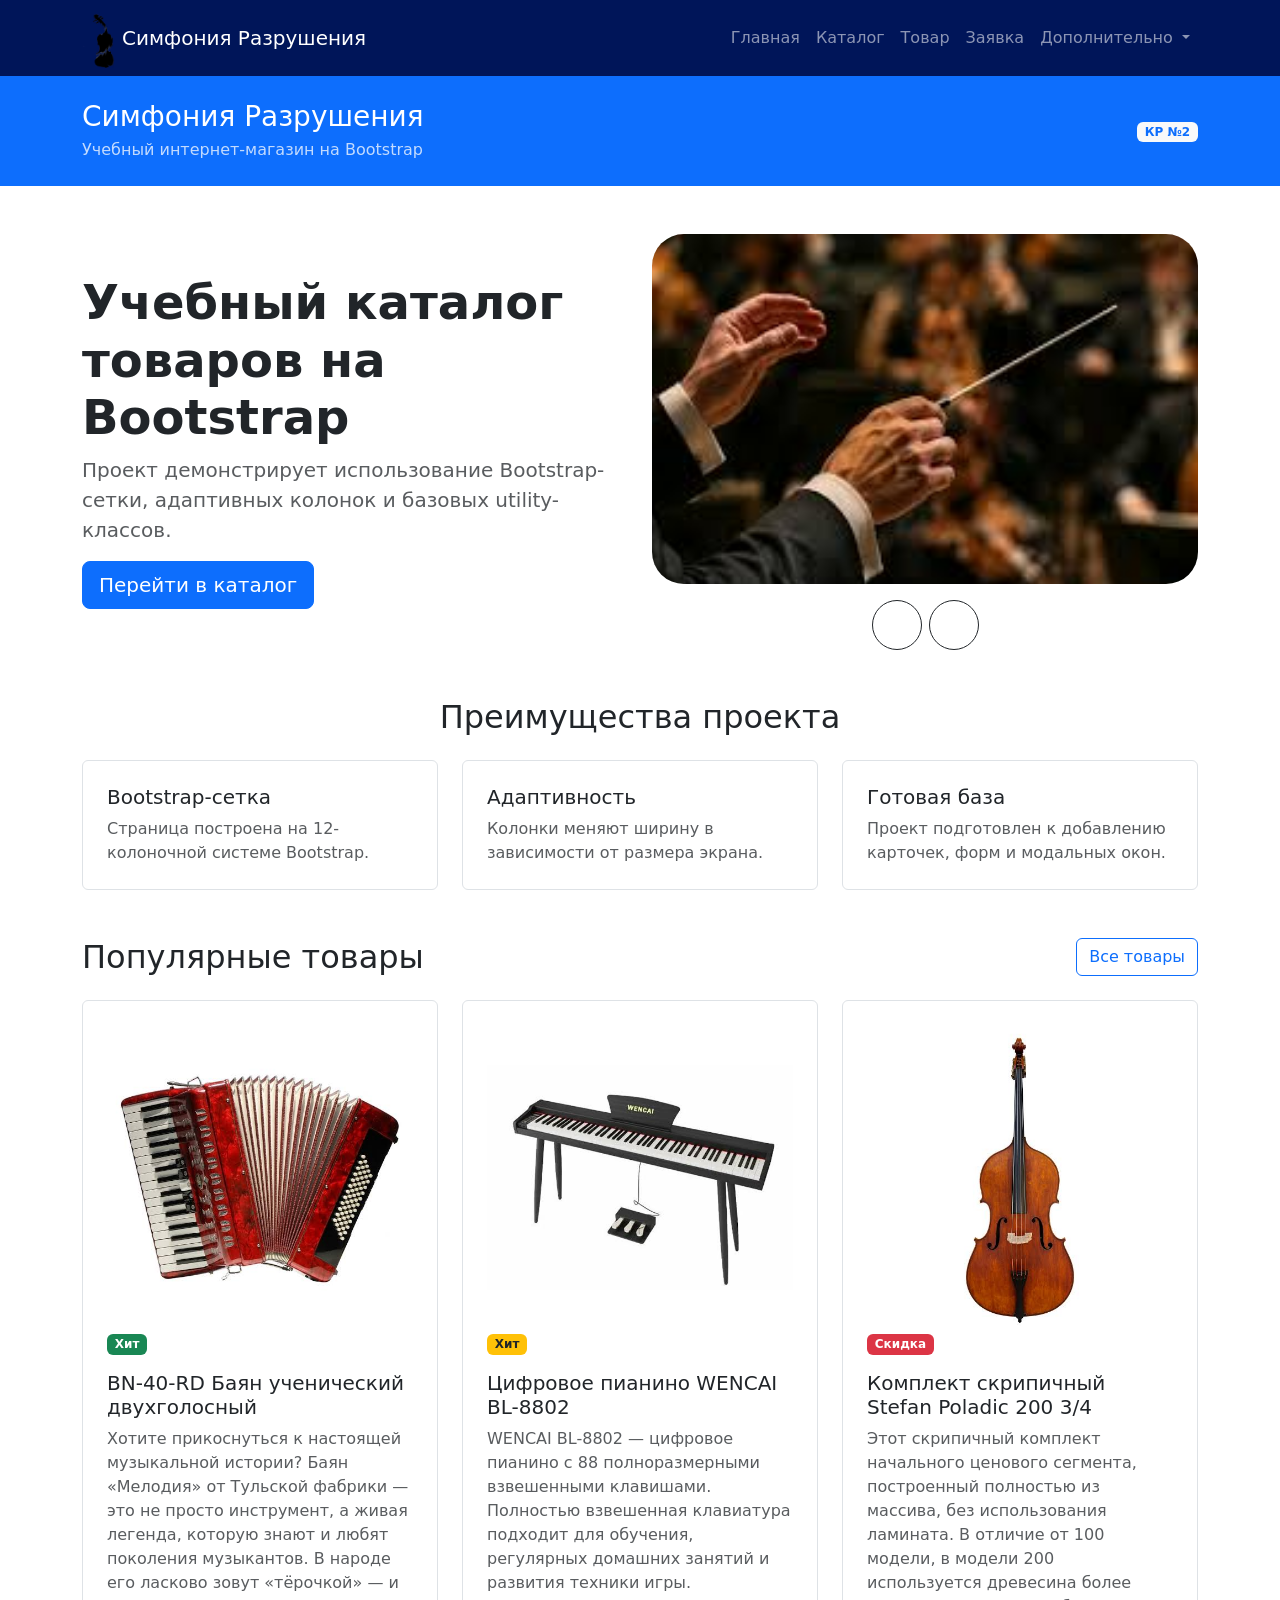
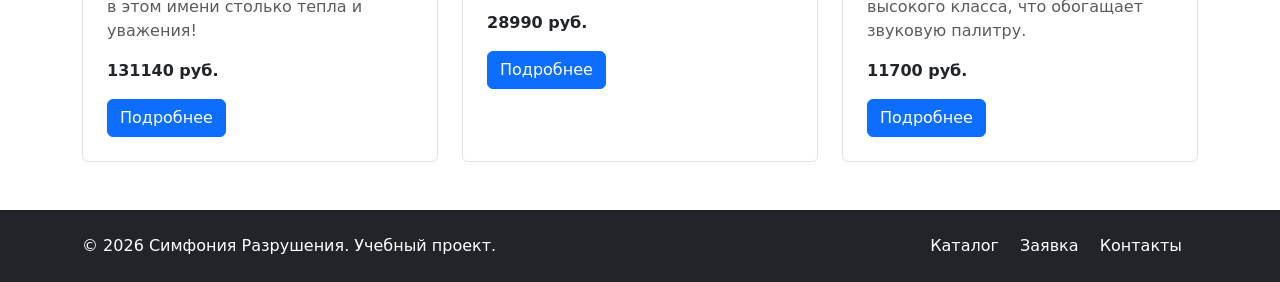
<file: index.html>
<!DOCTYPE html>
<html lang="ru">
<head>
    <meta charset="UTF-8">
    <meta name="viewport" content="width=device-width, initial-scale=1.0">
    <title>Главная — Симфония Разрушения</title>

    <link
        href="https://cdn.jsdelivr.net/npm/bootstrap@5.3.3/dist/css/bootstrap.min.css"
        rel="stylesheet"
    >
    <link rel="stylesheet" href="css/custom.css">
    
    <script type="module" src="js/main.js" defer></script>
</head>
<body>
    <nav class="navbar navbar-expand-lg navbar-dark" id="topPanelNavBar"></nav>
    <header class="bg-primary text-white py-4">
    
    <div class="container">
        <div class="row align-items-center">
        <div class="col-12 col-md-8">
            <h1 class="h3 mb-1">Симфония Разрушения</h1>
            <p class="mb-0 opacity-75">
            Учебный интернет-магазин на Bootstrap
            </p>
        </div>

        <div class="col-12 col-md-4 text-md-end mt-3 mt-md-0">
            <span class="badge bg-light text-primary">
            КР №2
            </span>
        </div>
        </div>
    </div>
    


    </header>
    <main>
    <section class="container my-5">
        <div class="row align-items-center g-4">
        <div class="col-12 col-lg-6">
            <h2 class="display-5 fw-bold">
            Учебный каталог товаров на Bootstrap
            </h2>
            <p class="lead text-muted">
            Проект демонстрирует использование Bootstrap-сетки,
            адаптивных колонок и базовых utility-классов.
            </p>
            <a class="btn btn-primary btn-lg" href="catalog.html">
            Перейти в каталог
            </a>
        </div>
        <div class="col-12 col-lg-6">
  <div id="carouselStacked" class="carousel slide">
    
    <!-- Обертка для картинок с фиксированной высотой -->
    <div class="carousel-inner rounded-5 custom-carousel-height">
      <div class="carousel-item active">
        <img src="./images/дирижёр.jpg" class="d-block w-100" alt="скрипка">
      </div>
      <div class="carousel-item">
        <img src="./images/симфония.jpg" class="d-block w-100" alt="синтезатор">
      </div>
      <div class="carousel-item">
        <img src="./images/симфонияРазрушения2.jpg" class="d-block w-100" alt="баян">
      </div>
    </div>
    
    <!-- Блок управления под каруселью -->
    <div class="d-flex justify-content-center align-items-center mt-3">
      <div class="btn-group gap-2">
        <button class="btn btn-outline-dark btn-sm rounded-circle d-flex align-items-center justify-content-center p-2" 
                type="button" data-bs-target="#carouselStacked" data-bs-slide="prev">
          <span class="carousel-control-prev-icon custom-carousel-icon" aria-hidden="true"></span>
          <span class="visually-hidden">Previous</span>
        </button>
        <button class="btn btn-outline-dark btn-sm rounded-circle d-flex align-items-center justify-content-center p-2" 
                type="button" data-bs-target="#carouselStacked" data-bs-slide="next">
          <span class="carousel-control-next-icon custom-carousel-icon" aria-hidden="true"></span>
          <span class="visually-hidden">Next</span>
        </button>
      </div>
    </div>

  </div>
</div>
        </div>
    </section>

    <section class="container my-5">
    <h2 class="text-center mb-4">Преимущества проекта</h2>

    <div class="row g-4">
        <div class="col-12 col-md-4">
        <div class="p-4 border rounded h-100 bg-white">
            <h3 class="h5">Bootstrap-сетка</h3>
            <p class="mb-0 text-muted">
            Страница построена на 12-колоночной системе Bootstrap.
            </p>
        </div>
        </div>

        <div class="col-12 col-md-4">
        <div class="p-4 border rounded h-100 bg-white">
            <h3 class="h5">Адаптивность</h3>
            <p class="mb-0 text-muted">
            Колонки меняют ширину в зависимости от размера экрана.
            </p>
        </div>
        </div>

        <div class="col-12 col-md-4">
        <div class="p-4 border rounded h-100 bg-white">
            <h3 class="h5">Готовая база</h3>
            <p class="mb-0 text-muted">
            Проект подготовлен к добавлению карточек, форм и модальных окон.
            </p>
        </div>
        </div>
    </div>
    </section>
    
    <section class="container my-5">
    <div class="d-flex justify-content-between align-items-center mb-4">
        <h2 class="mb-0">Популярные товары</h2>
        <a class="btn btn-outline-primary" href="catalog.html">
        Все товары
        </a>
    </div>

    <div class="row g-4">
        <div class="col-12 col-md-6 col-lg-4">
        <div class="border rounded h-100 p-4">
            <img src="./images/Баян.jpg" width="100%">
            <span class="badge bg-success mb-3">Хит</span>
            <h3 class="h5">BN-40-RD Баян ученический двухголосный</h3>
            <p class="text-muted">
            Хотите прикоснуться к настоящей музыкальной истории? Баян «Мелодия» от Тульской фабрики — это не просто инструмент, а живая легенда, которую знают и любят поколения музыкантов. В народе его ласково зовут «тёрочкой» — и в этом имени столько тепла и уважения!
            </p>
            <p class="fw-bold mb-3">131140 руб.</p>
            <a class="btn btn-primary" href="product.html">
            Подробнее
            </a>
        </div>
        </div>

        <div class="col-12 col-md-6 col-lg-4">
        <div class="border rounded h-100 p-4">
            <img src="./images/Синтезатор.jpg" width="100%">
            <span class="badge bg-warning text-dark mb-3">Хит</span>
            <h3 class="h5">Цифровое пианино WENCAI BL-8802</h3>
            <p class="text-muted">
            WENCAI BL-8802 — цифровое пианино с 88 полноразмерными взвешенными клавишами. Полностью взвешенная клавиатура подходит для обучения, регулярных домашних занятий и развития техники игры.

            </p>
            <p class="fw-bold mb-3">28990 руб.</p>
            <a class="btn btn-primary" href="product.html">
            Подробнее
            </a>
        </div>
        </div>

        <div class="col-12 col-md-6 col-lg-4">
        <div class="border rounded h-100 p-4">
            <img src="./images/Скрипка.jpg" width="100%">
            <span class="badge bg-danger mb-3">Скидка</span>
            <h3 class="h5">Комплект скрипичный Stefan Poladic 200 3/4</h3>
            <p class="text-muted">
            Этот скрипичный комплект начального ценового сегмента, построенный полностью из массива, без использования ламината. В отличие от 100 модели, в модели 200 используется древесина более высокого класса, что обогащает звуковую палитру.
            </p>
            <p class="fw-bold mb-3">11700 руб.</p>
            <a class="btn btn-primary" href="product.html">
            Подробнее
            </a>
        </div>
        </div>
    </div>
    </section>

    </main>
    <footer class="bg-dark text-white py-4 mt-5" id="footer"></footer>

    <script
        src="https://cdn.jsdelivr.net/npm/bootstrap@5.3.3/dist/js/bootstrap.bundle.min.js">
    </script>
</body>
</html>
</file>
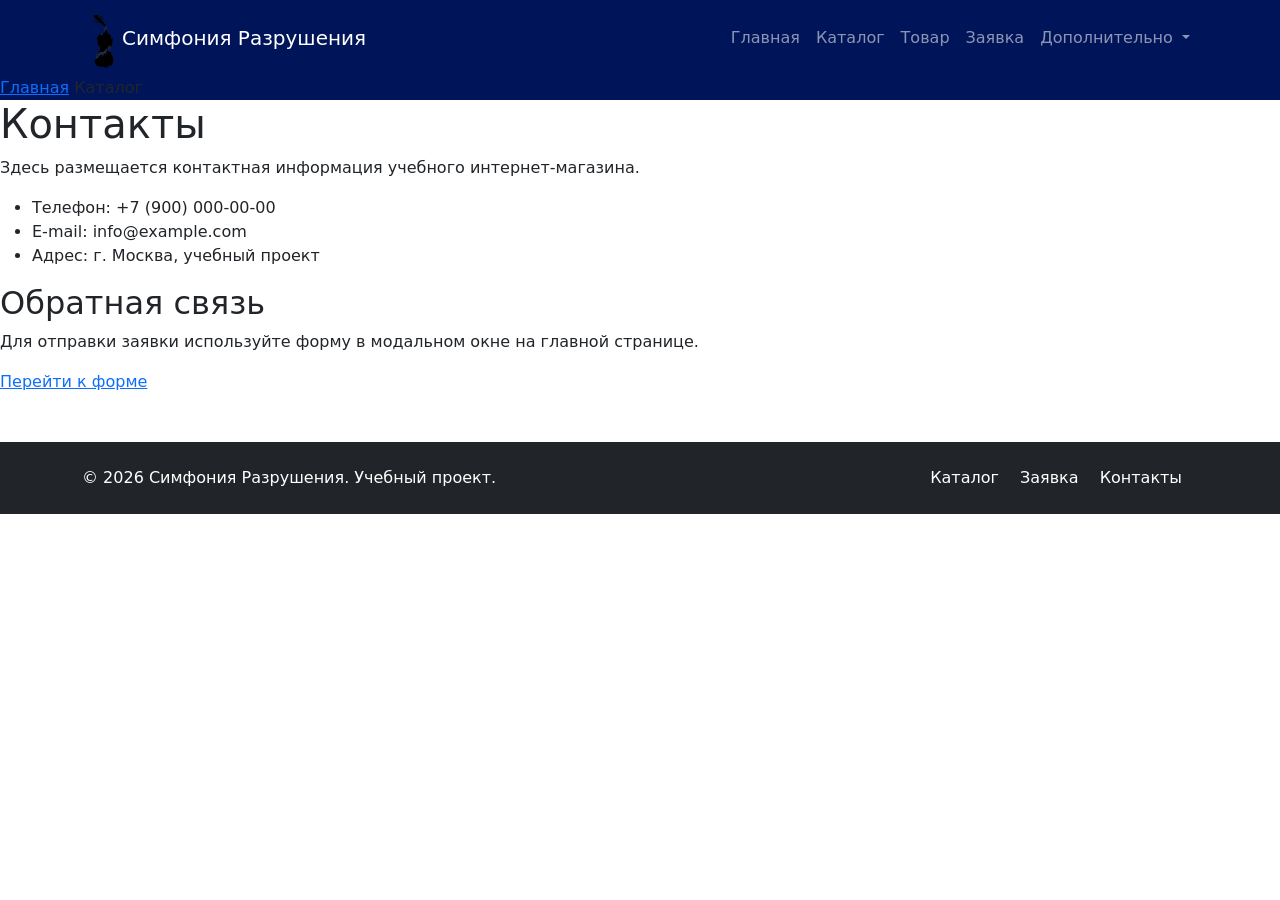
<file: contacts.html>
<!DOCTYPE html>
<html lang="ru">
<head>
    <meta charset="UTF-8">
    <meta name="viewport" content="width=device-width, initial-scale=1.0">
    <meta name="description" content="Контактная информация учебного интернет-магазина.">
    <meta property="og:type" content="website">
    <meta property="og:title" content="Учебный интернет-магазин">
    <meta property="og:description" content="Учебный frontend-проект интернет-магазина.">
    <meta property="og:image" content="https://username.github.io/kr1-html-css-shop/images/preview.jpg">

    <title>Контакты — Учебный интернет-магазин</title>
    <!-- <link rel="stylesheet" href="css/style.css"> -->
    <link
      href="https://cdn.jsdelivr.net/npm/bootstrap@5.3.8/dist/css/bootstrap.min.css"
      rel="stylesheet"
    >
    <link rel="stylesheet" href="css/custom.css">
    <script type="module" src="js/main.js" defer></script>
</head>
<body>
  <header>
    <nav class="navbar navbar-expand-lg navbar-dark" id="topPanelNavBar"></nav>
  </header>


  <main>
    <nav class="breadcrumbs" aria-label="Хлебные крошки">
      <a class="breadcrumbs__link" href="index.html">Главная</a>
      <span class="breadcrumbs__current">Каталог</span>
    </nav>


    <section class="section">
      <h1>Контакты</h1>
      <p>
        Здесь размещается контактная информация учебного интернет-магазина.
      </p>

      <ul>
        <li>Телефон: +7 (900) 000-00-00</li>
        <li>E-mail: info@example.com</li>
        <li>Адрес: г. Москва, учебный проект</li>
      </ul>
    </section>

    <section class="section" id="feedback">
      <h2>Обратная связь</h2>
      <p>
        Для отправки заявки используйте форму в модальном окне на главной странице.
      </p>
      <a class="button" href="index.html#contacts">Перейти к форме</a>
    </section>
  </main>

  <footer class="bg-dark text-white py-4 mt-5" id="footer"></footer>
  <script
      src="https://cdn.jsdelivr.net/npm/bootstrap@5.3.3/dist/js/bootstrap.bundle.min.js">
  </script>
</body>
</html>
</file>
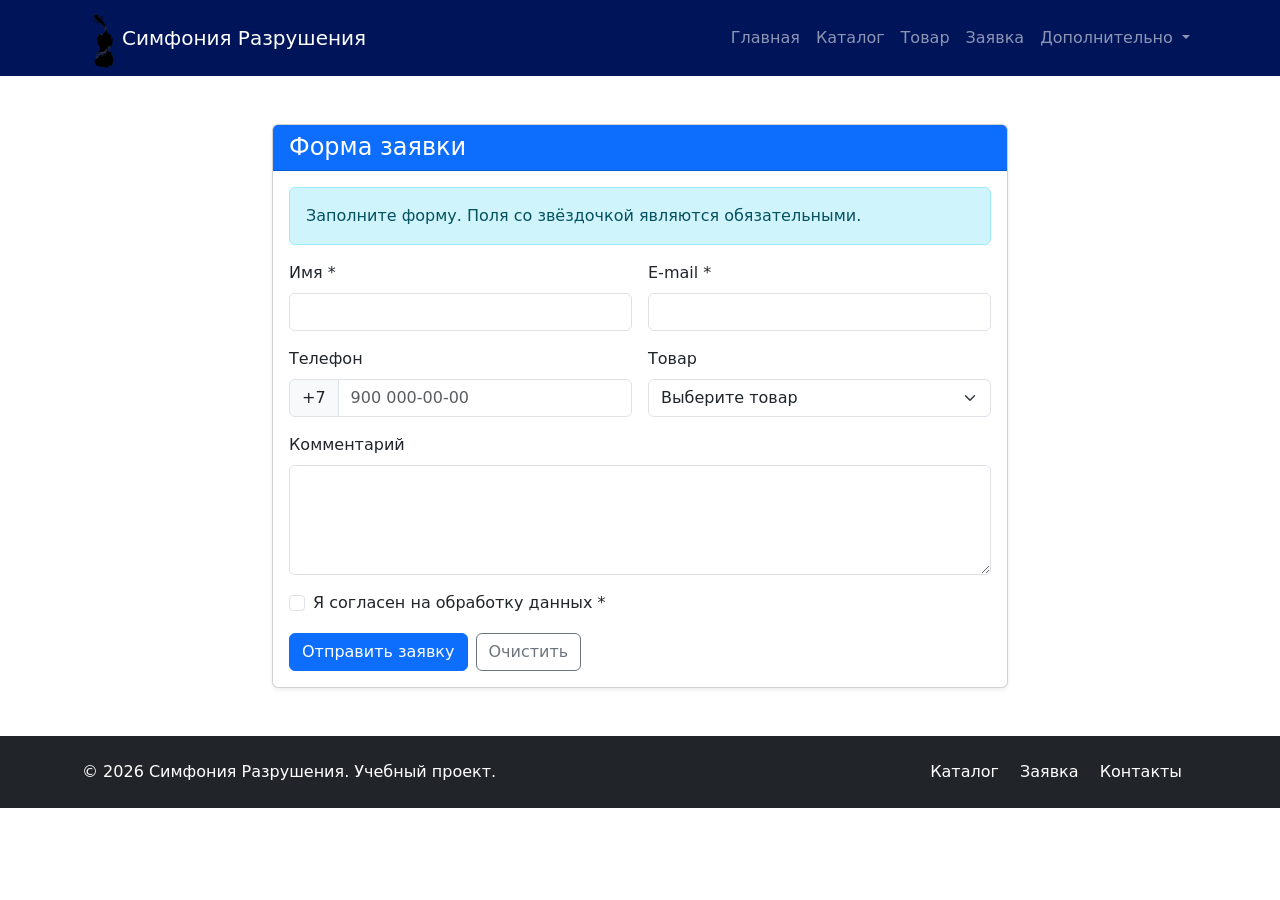
<file: order.html>
<!DOCTYPE html>
<html lang="en">
<head>
    <meta charset="UTF-8">
    <meta name="viewport" content="width=device-width, initial-scale=1.0">
    <title>Document</title>
    <link
      href="https://cdn.jsdelivr.net/npm/bootstrap@5.3.8/dist/css/bootstrap.min.css"
      rel="stylesheet"
    >
    <link rel="stylesheet" href="css/custom.css">
    <script type="module" src="js/main.js" defer></script>
</head>
<body>
    <header>
    <nav class="navbar navbar-expand-lg navbar-dark" id="topPanelNavBar"></nav>
    </header>

    <main class="container my-5">
    <div class="row justify-content-center">
        <div class="col-12 col-lg-8">
        <div class="card shadow-sm">
            <div class="card-header bg-primary text-white">
            <h1 class="h4 mb-0">Форма заявки</h1>
            </div>

            <div class="card-body">
            <div class="alert alert-info" role="alert">
                Заполните форму. Поля со звёздочкой являются обязательными.
            </div>

            <form>
                <div class="row g-3">
                <div class="col-12 col-md-6">
                    <label for="order-name" class="form-label">Имя *</label>
                    <input id="order-name" name="name" type="text" class="form-control" required>
                </div>

                <div class="col-12 col-md-6">
                    <label for="order-email" class="form-label">E-mail *</label>
                    <input id="order-email" name="email" type="email" class="form-control" required>
                </div>

                <div class="col-12 col-md-6">
                    <label for="order-phone" class="form-label">Телефон</label>
                    <div class="input-group">
                    <span class="input-group-text">+7</span>
                    <input id="order-phone" name="phone" type="tel" class="form-control" placeholder="900 000-00-00">
                    </div>
                </div>

                <div class="col-12 col-md-6">
                    <label for="order-product" class="form-label">Товар</label>
                    <select id="order-product" name="product" class="form-select">
                    <option selected>Выберите товар</option>
                    <option value="product-1">Товар 1</option>
                    <option value="product-2">Товар 2</option>
                    <option value="product-3">Товар 3</option>
                    </select>
                </div>

                <div class="col-12">
                    <label for="order-comment" class="form-label">Комментарий</label>
                    <textarea id="order-comment" name="comment" class="form-control" rows="4"></textarea>
                </div>

                <div class="col-12">
                    <div class="form-check">
                    <input id="order-agree" class="form-check-input" type="checkbox" required>
                    <label class="form-check-label" for="order-agree">
                        Я согласен на обработку данных *
                    </label>
                    </div>
                </div>

                <div class="col-12 d-flex gap-2">
                    <button class="btn btn-primary" type="submit">
                    Отправить заявку
                    </button>
                    <button class="btn btn-outline-secondary" type="reset">
                    Очистить
                    </button>
                </div>
                </div>
            </form>
            </div>
        </div>
        </div>
    </div>
    </main>


    <footer class="bg-dark text-white py-4 mt-5" id="footer"></footer>
    <script
        src="https://cdn.jsdelivr.net/npm/bootstrap@5.3.3/dist/js/bootstrap.bundle.min.js">
    </script>
</body>
</html>
</file>
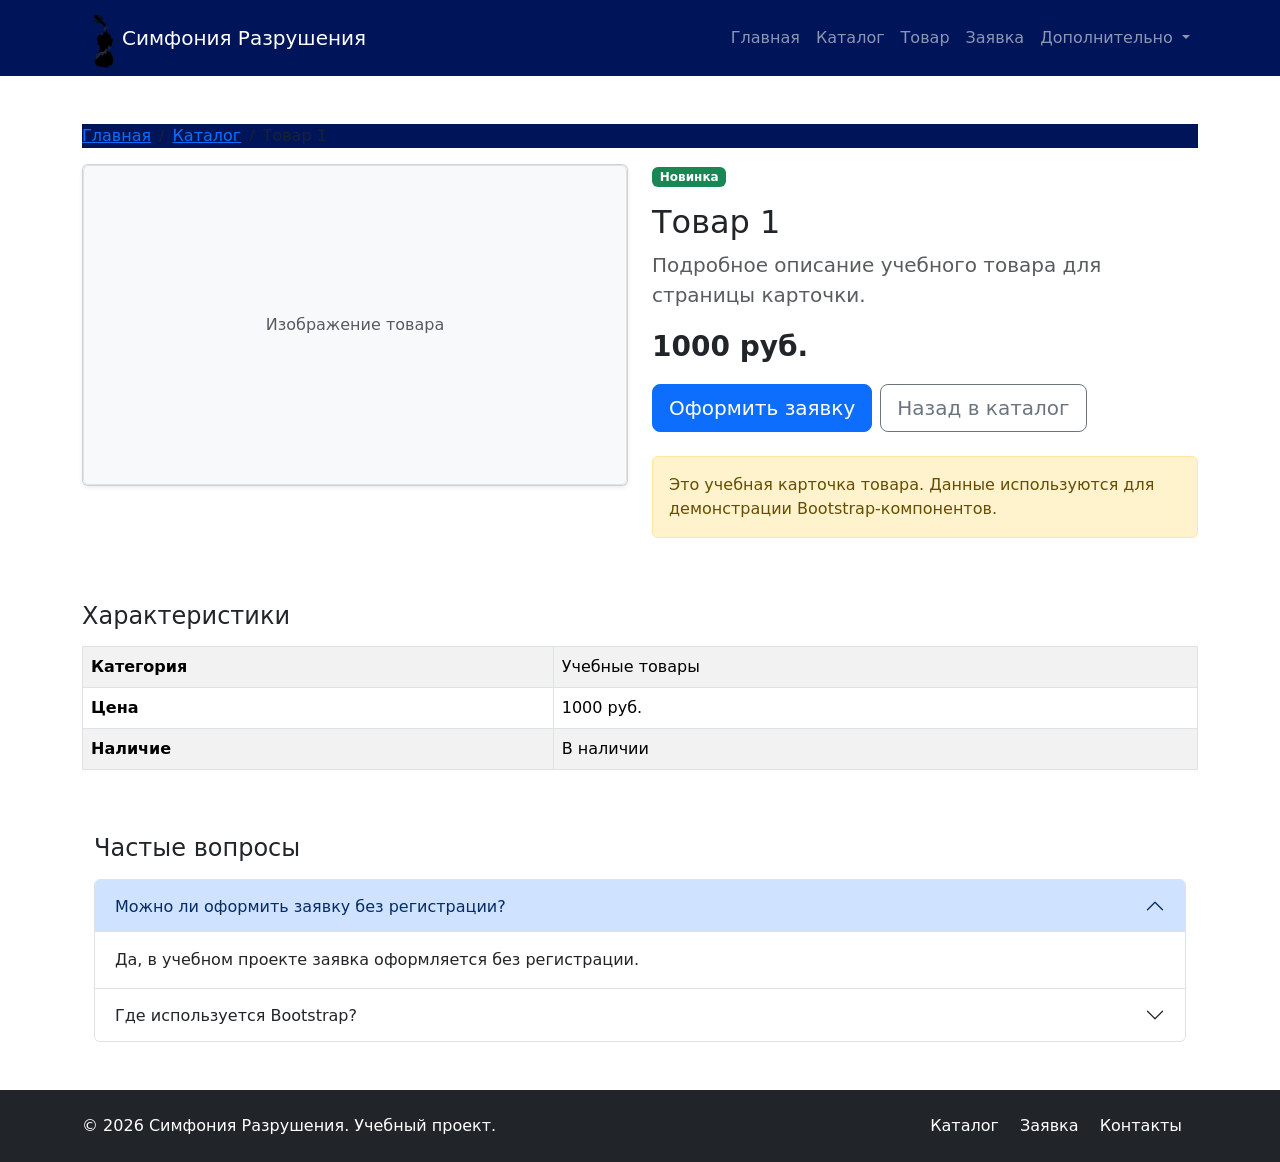
<file: product.html>
<!DOCTYPE html>
<html lang="en">
<head>
    <meta charset="UTF-8">
    <meta name="viewport" content="width=device-width, initial-scale=1.0">
    <title>Document</title>
    <link
      href="https://cdn.jsdelivr.net/npm/bootstrap@5.3.8/dist/css/bootstrap.min.css"
      rel="stylesheet"
    >
    <link rel="stylesheet" href="css/custom.css">
    <script type="module" src="js/main.js" defer></script>
</head>
<body>
    <header>
    <nav class="navbar navbar-expand-lg navbar-dark" id="topPanelNavBar"></nav>
    </header>

    <main class="container my-5">
        <div id="product-place">

        </div>
        <nav aria-label="breadcrumb">
            <ol class="breadcrumb">
            <li class="breadcrumb-item"><a href="index.html">Главная</a></li>
            <li class="breadcrumb-item"><a href="catalog.html">Каталог</a></li>
            <li class="breadcrumb-item active" aria-current="page">Товар 1</li>
            </ol>
        </nav>

        <div class="row g-4">
            <div class="col-12 col-lg-6">
            <div class="card shadow-sm">
                <div class="placeholder-image bg-light border rounded d-flex align-items-center justify-content-center">
                <span class="text-muted">Изображение товара</span>
                </div>
            </div>
            </div>

            <div class="col-12 col-lg-6">
            <span class="badge bg-success mb-3">Новинка</span>
            <h1 class="h2">Товар 1</h1>
            <p class="lead text-muted">
                Подробное описание учебного товара для страницы карточки.
            </p>

            <p class="fs-3 fw-bold">1000 руб.</p>

            <div class="d-flex gap-2 mb-4">
                <a class="btn btn-primary btn-lg" href="order.html">
                Оформить заявку
                </a>
                <a class="btn btn-outline-secondary btn-lg" href="catalog.html">
                Назад в каталог
                </a>
            </div>

            <div class="alert alert-warning" role="alert">
                Это учебная карточка товара. Данные используются для демонстрации Bootstrap-компонентов.
            </div>
            </div>
        </div>

        <section class="mt-5">
            <h2 class="h4 mb-3">Характеристики</h2>

            <div class="table-responsive">
            <table class="table table-striped table-bordered align-middle">
                <tbody>
                <tr>
                    <th scope="row">Категория</th>
                    <td>Учебные товары</td>
                </tr>
                <tr>
                    <th scope="row">Цена</th>
                    <td>1000 руб.</td>
                </tr>
                <tr>
                    <th scope="row">Наличие</th>
                    <td>В наличии</td>
                </tr>
                </tbody>
            </table>
            </div>
        </section>
        <section class="container my-5">
  <h2 class="h4 mb-3">Частые вопросы</h2>

  <div class="accordion" id="faqAccordion">
    <div class="accordion-item">
      <h3 class="accordion-header">
        <button
          class="accordion-button"
          type="button"
          data-bs-toggle="collapse"
          data-bs-target="#faqOne"
          aria-expanded="true"
          aria-controls="faqOne"
        >
          Можно ли оформить заявку без регистрации?
        </button>
      </h3>
      <div
        id="faqOne"
        class="accordion-collapse collapse show"
        data-bs-parent="#faqAccordion"
      >
        <div class="accordion-body">
          Да, в учебном проекте заявка оформляется без регистрации.
        </div>
      </div>
    </div>

    <div class="accordion-item">
      <h3 class="accordion-header">
        <button
          class="accordion-button collapsed"
          type="button"
          data-bs-toggle="collapse"
          data-bs-target="#faqTwo"
          aria-expanded="false"
          aria-controls="faqTwo"
        >
          Где используется Bootstrap?
        </button>
      </h3>
      <div
        id="faqTwo"
        class="accordion-collapse collapse"
        data-bs-parent="#faqAccordion"
      >
        <div class="accordion-body">
          Bootstrap используется для сетки, карточек, форм, навигации, сообщений и модальных окон.
        </div>
      </div>
    </div>
  </div>
</section>

    </main>


    <footer class="bg-dark text-white py-4 mt-5" id="footer"></footer>
    <script
        src="https://cdn.jsdelivr.net/npm/bootstrap@5.3.3/dist/js/bootstrap.bundle.min.js">
    </script>
</body>
</html>
</file>
<file: css/custom.css>
nav {
  background-color: rgb(0, 21, 89);
}

body {
  min-height: 100vh;
}

.placeholder-box {
  min-height: 240px;
}

.placeholder-image {
  min-height: 320px;
}

.card-img-top {
  height: 180px;
  object-fit: cover;
}


.custom-carousel-height {
  height: 350px; 
}

/* Принудительно ограничиваем высоту каждого слайда и картинки */
.custom-carousel-height .carousel-item,
.custom-carousel-height .carousel-item img {
  height: 400px !important; /* !important перебьет внутренние расчеты Bootstrap */
  max-height: 400px !important;
  object-fit: cover; /* Картинка масштабируется без искажения пропорций */
}
</file>
<file: css/style.css>
/* ===============================
   1. Переменные проекта
   =============================== */

:root {
  /* Основные цвета проекта */
  --color-bg: #80C7F2;
  --color-bg-2: #F20587;
  --color-text: #ffffff;
  --color-muted: rgb(82, 81, 81);
  --color-primary: #084089;
  --color-primary-dark: #0e3260;
  --color-border: #dddddd;
  --color-surface: #5B9ED9;
  --color-surface-accent: #5B9ED9;
  --color-danger: #b00020;
  --color-success: #168a2f;
  --color-success-bg: #eefaf0;
  --color-white: #ffffff;
  --color-black: #000000;

  /* Отступы */
  --space-xs: 4px;
  --space-sm: 8px;
  --space-md: 16px;
  --space-lg: 24px;
  --space-xl: 32px;

  /* Скругления */
  --radius-sm: 6px;
  --radius-md: 8px;
  --radius-lg: 12px;

  /* Размеры */
  --container-width: 1100px;
}

/* ===============================
   2. Базовые стили
   =============================== */


* {
  box-sizing: border-box;
}

body {
  display: flex;
  flex-direction: column;
  min-height: 100vh; 
  margin: 0;
  font-family: Arial, sans-serif;
  line-height: 1.5;
  color: var(--color-text);
  background-image: url("../images/background.jpg");
  background-attachment: fixed; 
  backdrop-filter: blur(5px);  
  background-repeat: no-repeat;
  background-size: cover;
  background-position: center;
}

main,
footer {
  padding: var(--space-lg);
}

main {
  flex-grow: 1; 
}

header {
  background-color: var(--color-surface);
  box-shadow: 0 4px 12px var(--color-primary-dark);
}

footer {
  background-color: var(--color-surface);
}

html {
  scroll-behavior: smooth;
}

:target {
  outline: 2px dashed var(--color-primary);
  outline-offset: 4px;
}


/* ===============================
   3. Общие элементы интерфейса
   =============================== */

a {
  color: var(--color-primary);
}

a:hover {
  color: var(--color-primary-dark);
}

a:focus-visible {
  outline: 2px solid var(--color-primary);
  outline-offset: 3px;
}


.site-header {
  background-color: var(--color-surface);
}

.site-header__inner {
  max-width: var(--container-width);
  margin: 0 auto;
  padding: var(--space-lg);
}

.site-header__logo {
  font-weight: 700;
  color: var(--color-text);
  text-decoration: none;
}

.site-nav__list {
  display: flex;
  flex-wrap: wrap;
  justify-content: center;
  align-items: center;
  gap: var(--space-md);
  padding: 0;
  margin: var(--space-md) 0 0;
  list-style: none;
}

.site-nav__link {
  display: inline-block;
  padding: var(--space-sm) var(--space-md);
  color: var(--color-primary);
  text-decoration: none;
  border-radius: var(--radius-sm);
}

.site-nav__link:hover {
  color: var(--color-white);
  background-color: var(--color-primary);
}

.site-nav__link:focus-visible {
  outline: 2px solid var(--color-primary);
  outline-offset: 3px;
}

.site-nav__link--active {
  color: var(--color-white);
  background-color: var(--color-primary);
}



/* ===============================
   4. Компоненты страницы
   =============================== */

.page-text {
  color: var(--color-black);
}

.hero {
  max-width: var(--container-width);
  margin: 0 auto var(--space-xl);
  padding: var(--space-xl) var(--space-lg);
  background-color: var(--color-surface-accent);
  border-radius: var(--radius-lg);
}

.section {
  max-width: var(--container-width);
  margin: 0 auto var(--space-xl);
}

.section h2 {
  margin-top: 0;
}

.product-card {
  list-style: none; 
  padding: 0;
  margin: 0;
  display: flex;
  flex-direction: column;
  gap: var(--space-sm);
  padding: var(--space-md);
  border: 1px solid var(--color-surface-accent);
  border-radius: var(--radius-md);
  background-color: var(--color-bg);
  box-shadow: 0 4px 12px var(--color-primary-dark); 
}

.product-card:hover {
  border-color: var(--color-primary);
}

/* .product-card--featured {
  border-color: var(--color-primary);
} */

.product-card--discount {
  border-color: var(--color-danger);
}

.product-card__title {
  margin: 0;
  color: var(--color-text);
}

.product-card__category {
  display: block;
  background-color: var(--color-surface-accent);
  width: fit-content;
  border: 1px solid var(--color-success-bg);
  border-radius: var(--radius-sm);
  padding: 2px 6px 2px 6px;
}

.product-card__description {
  margin: 0;
  color: var(--color-primary-dark);
}

.product-card__price {
  margin: 0;
  font-weight: 700;
}

.product-card--discount .product-card__price {
  color: var(--color-danger);
}

.product-card__button {
  margin-top: auto;
  /* align-self: flex-start; */
}
.product-card-image {
  width: 100%;
  border-radius: var(--radius-md);
}


.button {
  /* box-sizing: border-box; */
  display: inline-block;
  padding: var(--space-sm) var(--space-md);
  color: var(--color-white);
  background-color: var(--color-primary);
  text-decoration: none;
  border: none;
  border-radius: var(--radius-sm);
  cursor: pointer;
}

.button-filter-flex {
  display: flex;
  justify-content: space-between;
}

.button--reset {
  /* box-sizing: border-box; */
  background-color: var(--color-surface-accent);
  color: var(--color-white);
  border: 1px solid var(--color-white);
}

.button--reset:hover {
  background-color: var(--color-primary-dark);
  color: var(--color-white);
  border-color: var(--color-primary-dark);

}
.button:hover {
  background-color: var(--color-primary-dark);
  color: var(--color-white);
}

.button:focus-visible {
  outline: 2px solid var(--color-primary);
  outline-offset: 3px;
}

.button:disabled {
  opacity: 0.6;
  cursor: not-allowed;
}

.button--primary {
  color: var(--color-white);
  background-color: var(--color-primary);
}

.button--primary:hover {
  background-color: var(--color-primary-dark);
}

.button--secondary {
  color: var(--color-primary);
  background-color: transparent;
  border: 1px solid var(--color-primary);
}

.button--secondary:hover {
  color: var(--color-white);
  background-color: var(--color-primary);
}

.button:focus-visible {
  outline: 2px solid var(--color-primary);
  outline-offset: 3px;
}

.button:disabled,
.button--disabled {
  opacity: 0.6;
  cursor: not-allowed;
}



.aside-info {
  max-width: var(--container-width);
  margin: 0 auto var(--space-xl);
  padding: var(--space-md);
  border-left: 4px solid var(--color-primary);
  background-color: var(--color-surface);
}


/* ===============================
   5. Форма и модальное окно
   =============================== */

.order-dialog {
  width: min(100% - 32px, 560px);
  padding: var(--space-lg);
  border: none;
  border-radius: var(--radius-lg);
}

.order-dialog::backdrop {
  background-color: rgba(0, 0, 0, 0.5);
}

.form-field {
  margin-bottom: var(--space-md);
}

.form-field label {
  display: block;
  margin-bottom: var(--space-xs);
}

.form-field input,
.form-field select,
.form-field textarea {
  width: 100%;
  padding: 10px 12px;
  border: 1px solid var(--color-border);
  border-radius: var(--radius-sm);
  font: inherit;
}

.form-field input[type="checkbox"] {
  width: auto;
}

.form-field small {
  display: block;
  margin-top: var(--space-xs);
  color: var(--color-muted);
}

.form-field input:hover,
.form-field select:hover,
.form-field textarea:hover {
  border-color: var(--color-primary);
}

.form-field input:focus-visible,
.form-field select:focus-visible,
.form-field textarea:focus-visible,
.form-actions button:focus-visible {
  outline: 2px solid var(--color-primary);
  outline-offset: 3px;
}

[aria-invalid="true"] {
  border-color: var(--color-danger);
}


.form-actions {
  display: flex;
  gap: 12px;
  margin-top: 20px;
}

.success-message {
  max-width: var(--container-width);
  margin: 150px auto;
  padding: var(--space-md);
  border: 2px solid var(--color-primary-dark);
  border-radius: var(--radius-md);
  background-color: var(--color-success-bg);
}

.breadcrumbs {
  max-width: var(--container-width);
  margin: 0 auto var(--space-md);
  font-size: 14px;
  color: var(--color-muted);
}

.breadcrumbs__link {
  color: var(--color-primary);
}

.breadcrumbs__current::before {
  content: " / ";
  color: var(--color-muted);
}


.products-grid {
  display: grid;
  grid-template-columns: repeat(3, 1fr);
  gap: var(--space-lg);
}

.catalog-layout {
  max-width: var(--container-width);
  margin: 0 auto var(--space-xl);
  display: grid;
  grid-template-columns: 260px 1fr;
  grid-template-rows: 530px auto;
  grid-template-areas: 
  "filters products"
  "empty products";
  gap: var(--space-lg);
}

.catalog-filters {
  grid-area: filters;
  padding: var(--space-md);
  border: 1px solid var(--color-border);
  border-radius: var(--radius-md);
  background-color: var(--color-surface);
  position: sticky;
  top: 20px; 
  z-index: 100;
}

.catalog-products {
  grid-area: products;
}

.filters-form {
  display: grid;
  gap: var(--space-md);
}

.filters-form fieldset {
  margin: 0;
  padding: var(--space-md);
  border: 1px solid var(--color-border);
  border-radius: var(--radius-sm);
}

.filters-form legend {
  font-weight: 700;
}

.filters-form label {
  display: block;
  margin-bottom: var(--space-sm);
}

.filters-form input[type="number"] {
  width: 100%;
  padding: 8px 10px;
  border: 1px solid var(--color-border);
  border-radius: var(--radius-sm);
  font: inherit;
}



.site-header-logo-img {
  width: 40px;
}
</file>
